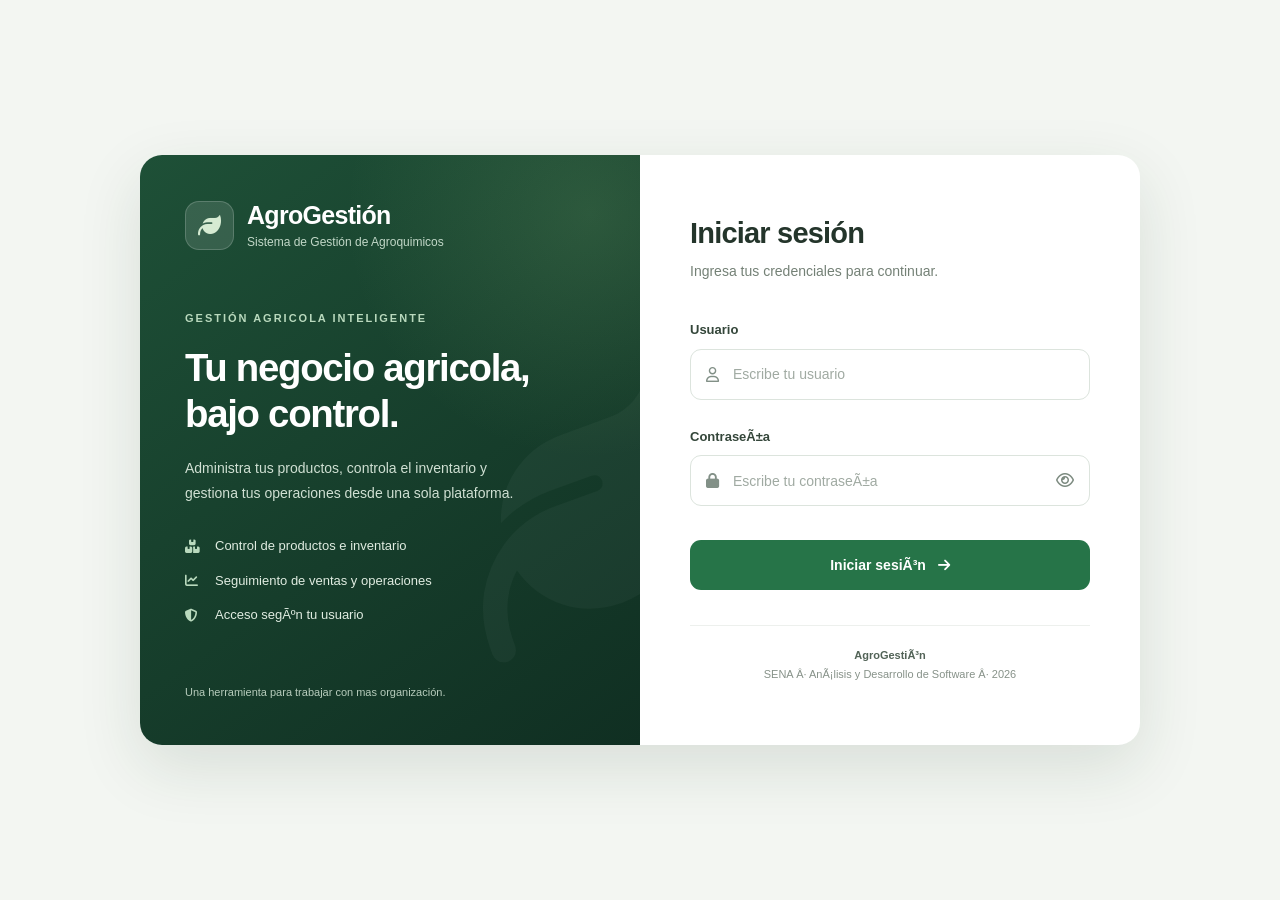
<file: index.html>
<!DOCTYPE html>
<html lang="es">

<head>
    <meta charset="UTF-8">
    <meta name="viewport" content="width=device-width, initial-scale=1.0">

    <title>AgroGestión | Panel principal</title>

    <link href="https://cdn.jsdelivr.net/npm/bootstrap@5.3.3/dist/css/bootstrap.min.css" rel="stylesheet">

    <link rel="stylesheet" href="https://cdnjs.cloudflare.com/ajax/libs/font-awesome/6.5.2/css/all.min.css">

    <link rel="stylesheet" href="css/style.css">

    <style>
        :root {
            --agro-dark: #173d2b;
            --agro-green: #287448;
            --agro-light: #eaf3eb;
            --agro-text: #26372c;
            --agro-muted: #738078;
            --agro-border: #e5ebe5;
            --agro-bg: #f6f8f5;
        }

        body {
            background: var(--agro-bg);
            color: var(--agro-text);
            font-family: "Segoe UI", Arial, sans-serif;
        }

        /* Navegación */

        .navbar-agro {
            background: var(--agro-dark) !important;
            padding: 13px 0;
            box-shadow: 0 4px 20px rgba(15, 40, 25, 0.15);
        }

        .navbar-agro .navbar-brand {
            font-size: 22px;
            letter-spacing: -0.5px;
        }

        .navbar-agro .navbar-brand i {
            color: #b7d9ae;
        }

        .navbar-agro .nav-link {
            color: #dbe8de;
            font-size: 13px;
            padding: 9px 10px !important;
            border-radius: 7px;
            transition: background 0.2s, color 0.2s;
        }

        .navbar-agro .nav-link:hover,
        .navbar-agro .nav-link.active {
            color: #fff;
            background: rgba(255, 255, 255, 0.10);
        }

        .navbar-agro .nav-link#usuarioActual {
            color: white;
        }

        #usuarioActual {
            font-weight: 600;
        }

        #cerrarSesion {
            color: #f1d7d2;
        }

        #cerrarSesion:hover {
            background: rgba(255, 255, 255, 0.12);
            color: white;
        }

        /* Portada */

        .hero-agro {
            margin-top: 66px;
            min-height: 400px;
            background:
                radial-gradient(ellipse at 90% 20%,
                    rgba(119, 169, 103, 0.30),
                    transparent 38%),
                linear-gradient(115deg, #143b29 0%, #235d3b 60%, #38754a 100%);
            position: relative;
            overflow: hidden;
            display: flex;
            align-items: center;
        }

        .hero-agro::after {
            content: "\f06c";
            font-family: "Font Awesome 6 Free";
            font-weight: 900;
            position: absolute;
            right: 7%;
            bottom: -100px;
            font-size: 380px;
            color: rgba(255, 255, 255, 0.045);
            transform: rotate(-24deg);
            pointer-events: none;
        }

        .hero-overlay {
            width: 100%;
            padding: 70px 0;
            position: relative;
            z-index: 1;
        }

        .hero-content {
            max-width: 680px;
            color: white;
        }

        .hero-small-title {
            display: inline-flex;
            align-items: center;
            gap: 9px;
            color: #d1e8cd;
            font-size: 11px;
            font-weight: 700;
            letter-spacing: 2px;
            margin-bottom: 20px;
        }

        .hero-small-title::before {
            content: "";
            width: 25px;
            height: 2px;
            background: #b7d9ae;
        }

        .hero-content h1 {
            font-size: clamp(40px, 6vw, 62px);
            font-weight: 750;
            letter-spacing: -2px;
            line-height: 1.1;
            margin-bottom: 15px;
        }

        .hero-content h2 {
            max-width: 600px;
            font-size: clamp(19px, 2.5vw, 25px);
            font-weight: 500;
            line-height: 1.5;
            color: #e0ece2;
            margin-bottom: 15px;
        }

        .hero-content p {
            max-width: 560px;
            color: #d0dfd3;
            font-size: 15px;
            line-height: 1.8;
        }

        .btn-agro {
            background: #d9ebd4;
            border: 1px solid #d9ebd4;
            color: #173d2b;
            font-size: 14px;
            font-weight: 650;
            padding: 13px 20px;
            border-radius: 9px;
        }

        .btn-agro:hover {
            background: white;
            border-color: white;
            color: #173d2b;
            transform: translateY(-1px);
        }

        .hero-content .btn-outline-light {
            font-size: 14px;
            padding: 13px 20px;
            border-radius: 9px;
        }

        /* Contenido y títulos */

        .contenido-agro {
            padding-top: 65px;
            padding-bottom: 75px;
        }

        .section-title {
            max-width: 680px;
            margin-left: auto;
            margin-right: auto;
        }

        .section-title>span {
            display: inline-block;
            color: var(--agro-green);
            background: var(--agro-light);
            padding: 7px 12px;
            border-radius: 5px;
            font-size: 10px;
            font-weight: 750;
            letter-spacing: 1.6px;
            margin-bottom: 15px;
        }

        .section-title h2 {
            color: var(--agro-dark);
            font-size: clamp(25px, 3vw, 34px);
            font-weight: 700;
            letter-spacing: -0.8px;
            margin-bottom: 12px;
        }

        .section-title p {
            color: var(--agro-muted);
            font-size: 14px;
            line-height: 1.7;
        }

        .modulos-label {
            color: #78867b;
            font-size: 11px;
            font-weight: 700;
            letter-spacing: 1.3px;
            margin-bottom: 18px;
        }

        /* Tarjetas */

        .agro-card {
            background: white;
            border: 1px solid var(--agro-border);
            border-radius: 15px;
            padding: 25px 22px;
            min-height: 235px;
            height: 100%;
            display: flex;
            flex-direction: column;
            align-items: flex-start;
            box-shadow: 0 3px 12px rgba(28, 55, 35, 0.025);
            transition: transform 0.22s ease,
                box-shadow 0.22s ease,
                border-color 0.22s ease;
        }

        .agro-card:hover {
            transform: translateY(-5px);
            border-color: #c7ddca;
            box-shadow: 0 14px 30px rgba(28, 55, 35, 0.09);
        }

        .agro-card .icon-box {
            width: 48px;
            height: 48px;
            flex-shrink: 0;
            display: flex;
            align-items: center;
            justify-content: center;
            background: var(--agro-light);
            color: var(--agro-green);
            border-radius: 12px;
            font-size: 20px;
            margin-bottom: 20px;
        }

        .agro-card h5 {
            font-size: 17px;
            font-weight: 700;
            color: var(--agro-dark);
            margin-bottom: 10px;
        }

        .agro-card p {
            font-size: 13px;
            line-height: 1.7;
            color: var(--agro-muted);
            margin-bottom: 20px;
        }

        .agro-card a {
            display: inline-flex;
            align-items: center;
            gap: 5px;
            margin-top: auto;
            color: var(--agro-green);
            text-decoration: none;
            font-size: 13px;
            font-weight: 700;
        }

        .agro-card a i {
            transition: transform 0.2s;
        }

        .agro-card a:hover {
            color: var(--agro-dark);
        }

        .agro-card a:hover i {
            transform: translateX(4px);
        }

        /* Pie de página */

        .footer-agro {
            background: #123323;
            color: #d7e4d9;
            padding: 36px 0 28px;
            margin-top: 0;
        }

        .footer-agro>.container>i {
            font-size: 23px;
            color: #b7d9ae;
        }

        .footer-agro h5 {
            color: white;
            font-weight: 700;
            margin-bottom: 7px;
        }

        .footer-agro p {
            color: #c4d5c8;
            font-size: 13px;
            margin-bottom: 12px;
        }

        .footer-agro small {
            color: #a8bead;
            font-size: 11px;
        }

        /* Accesibilidad y pantallas pequeñas */

        a:focus-visible,
        button:focus-visible {
            outline: 3px solid #9acba4;
            outline-offset: 3px;
        }

        @media (max-width: 991.98px) {
            .navbar-agro .navbar-nav {
                padding-top: 12px;
            }

            .navbar-agro .nav-link {
                padding: 10px 12px !important;
            }

            .hero-agro {
                margin-top: 60px;
            }

            .hero-agro::after {
                right: -100px;
                font-size: 280px;
            }
        }

        @media (max-width: 575.98px) {
            .hero-overlay {
                padding: 55px 0;
            }

            .hero-content h1 {
                letter-spacing: -1px;
            }

            .hero-content p {
                font-size: 14px;
            }

            .hero-content .btn {
                width: 100%;
                margin: 0 0 10px !important;
            }

            .contenido-agro {
                padding-top: 45px;
                padding-bottom: 50px;
            }

            .agro-card {
                min-height: 215px;
            }
        }

        @media (prefers-reduced-motion: reduce) {

            *,
            *::before,
            *::after {
                transition: none !important;
                scroll-behavior: auto !important;
            }
        }
    </style>
</head>

<body>

    <!-- MENÚ PRINCIPAL -->

    <nav class="navbar navbar-expand-lg navbar-dark navbar-agro fixed-top">
        <div class="container">

            <a class="navbar-brand fw-bold" href="index.html">
                <i class="fa-solid fa-leaf me-2"></i>AgroGestión
            </a>

            <button class="navbar-toggler" type="button" data-bs-toggle="collapse" data-bs-target="#menu"
                aria-controls="menu" aria-expanded="false" aria-label="Abrir menú de navegación">
                <span class="navbar-toggler-icon"></span>
            </button>

            <div class="collapse navbar-collapse" id="menu">
                <ul class="navbar-nav ms-auto align-items-lg-center">

                    <li class="nav-item">
                        <a class="nav-link active" aria-current="page" href="index.html">Inicio</a>
                    </li>

                    <li class="nav-item">
                        <a class="nav-link" href="pages/productos.html">Productos</a>
                    </li>

                    <li class="nav-item">
                        <a class="nav-link" href="pages/inventario.html">Inventario</a>
                    </li>

                    <li class="nav-item">
                        <a class="nav-link" href="pages/ventas.html">Ventas</a>
                    </li>

                    <li class="nav-item">
                        <a class="nav-link" href="pages/clientes.html">Clientes</a>
                    </li>

                    <li class="nav-item">
                        <a id="menuProveedores" class="nav-link" href="pages/proveedores.html">Proveedores</a>
                    </li>

                    <li class="nav-item">
                        <a class="nav-link" href="pages/lotes.html">Lotes</a>
                    </li>

                    <li class="nav-item">
                        <a id="menuCaja" class="nav-link" href="pages/caja.html">Caja</a>
                    </li>

                    <li class="nav-item">
                        <a id="menuReportes" class="nav-link" href="pages/reportes.html">Reportes</a>
                    </li>

                    <li class="nav-item ms-lg-2">
                        <span class="nav-link">
                            <i class="fa-solid fa-circle-user me-1"></i>
                            <span id="usuarioActual"></span>
                        </span>
                    </li>

                    <li class="nav-item">
                        <a href="#" id="cerrarSesion" class="nav-link">
                            <i class="fa-solid fa-right-from-bracket me-1"></i>
                            Salir
                        </a>
                    </li>

                </ul>
            </div>
        </div>
    </nav>

    <!-- PORTADA -->

    <section class="hero-agro">
        <div class="hero-overlay">
            <div class="container">
                <div class="hero-content">

                    <span class="hero-small-title">
                        SISTEMA DE GESTIÓN
                    </span>

                    <h1>AgroGestión</h1>

                    <h2>
                        Gestión inteligente para tu negocio agroquímico
                    </h2>

                    <p>
                        Administra productos, controla existencias,
                        registra ventas y organiza las operaciones
                        de tu negocio desde una sola plataforma.
                    </p>

                    <div class="mt-4">
                        <a href="pages/ventas.html" class="btn btn-agro btn-lg me-2">
                            <i class="fa-solid fa-cart-shopping me-2"></i>
                            Ir a ventas
                        </a>

                        <a href="pages/inventario.html" class="btn btn-outline-light btn-lg">
                            <i class="fa-solid fa-boxes-stacked me-2"></i>
                            Ver inventario
                        </a>
                    </div>

                </div>
            </div>
        </div>
    </section>

    <!-- MÓDULOS DEL SISTEMA -->

    <main class="container contenido-agro">

        <div class="section-title text-center mb-5">
            <span>PLATAFORMA DE ADMINISTRACIÓN</span>

            <h2>Todo tu negocio, organizado</h2>

            <p>
                Selecciona un módulo para consultar y gestionar
                las operaciones de AgroGestión.
            </p>
        </div>

        <div class="modulos-label">
            <i class="fa-solid fa-grip me-2"></i>
            MÓDULOS DISPONIBLES
        </div>

        <div class="row g-4">

            <!-- VENTAS -->

            <div class="col-md-6 col-lg-3">
                <div class="agro-card">
                    <div class="icon-box">
                        <i class="fa-solid fa-cart-shopping"></i>
                    </div>
                    <h5>Ventas</h5>
                    <p>Registra operaciones y consulta las ventas realizadas.</p>
                    <a href="pages/ventas.html">
                        Ir a ventas <i class="fa-solid fa-arrow-right"></i>
                    </a>
                </div>
            </div>

            <!-- PRODUCTOS -->

            <div class="col-md-6 col-lg-3">
                <div class="agro-card">
                    <div class="icon-box">
                        <i class="fa-solid fa-flask"></i>
                    </div>
                    <h5>Productos</h5>
                    <p>Administra el catálogo de productos agroquímicos.</p>
                    <a href="pages/productos.html">
                        Ver productos <i class="fa-solid fa-arrow-right"></i>
                    </a>
                </div>
            </div>

            <!-- INVENTARIO -->

            <div class="col-md-6 col-lg-3">
                <div class="agro-card">
                    <div class="icon-box">
                        <i class="fa-solid fa-boxes-stacked"></i>
                    </div>
                    <h5>Inventario</h5>
                    <p>Consulta existencias y movimientos de productos.</p>
                    <a href="pages/inventario.html">
                        Ver inventario <i class="fa-solid fa-arrow-right"></i>
                    </a>
                </div>
            </div>

            <!-- CLIENTES -->

            <div class="col-md-6 col-lg-3">
                <div class="agro-card">
                    <div class="icon-box">
                        <i class="fa-solid fa-users"></i>
                    </div>
                    <h5>Clientes</h5>
                    <p>Registra y administra la información de tus clientes.</p>
                    <a href="pages/clientes.html">
                        Ver clientes <i class="fa-solid fa-arrow-right"></i>
                    </a>
                </div>
            </div>

            <!-- PROVEEDORES -->

            <div id="tarjetaProveedores" class="col-md-6 col-lg-3">
                <div class="agro-card">
                    <div class="icon-box">
                        <i class="fa-solid fa-truck"></i>
                    </div>
                    <h5>Proveedores</h5>
                    <p>Organiza la información de proveedores y abastecimiento.</p>
                    <a href="pages/proveedores.html">
                        Ver proveedores <i class="fa-solid fa-arrow-right"></i>
                    </a>
                </div>
            </div>

            <!-- LOTES -->

            <div class="col-md-6 col-lg-3">
                <div class="agro-card">
                    <div class="icon-box">
                        <i class="fa-solid fa-barcode"></i>
                    </div>
                    <h5>Lotes</h5>
                    <p>Controla los lotes y sus fechas de vencimiento.</p>
                    <a href="pages/lotes.html">
                        Ver lotes <i class="fa-solid fa-arrow-right"></i>
                    </a>
                </div>
            </div>

            <!-- CAJA -->

            <div id="tarjetaCaja" class="col-md-6 col-lg-3">
                <div class="agro-card">
                    <div class="icon-box">
                        <i class="fa-solid fa-cash-register"></i>
                    </div>
                    <h5>Caja</h5>
                    <p>Controla ingresos, egresos y movimientos de caja.</p>
                    <a href="pages/caja.html">
                        Ver caja <i class="fa-solid fa-arrow-right"></i>
                    </a>
                </div>
            </div>

            <!-- REPORTES -->

            <div id="tarjetaReportes" class="col-md-6 col-lg-3">
                <div class="agro-card">
                    <div class="icon-box">
                        <i class="fa-solid fa-chart-column"></i>
                    </div>
                    <h5>Reportes</h5>
                    <p>Consulta indicadores e información del negocio.</p>
                    <a href="pages/reportes.html">
                        Ver reportes <i class="fa-solid fa-arrow-right"></i>
                    </a>
                </div>
            </div>

        </div>
    </main>

    <!-- PIE DE PÁGINA -->

    <footer class="footer-agro">
        <div class="container text-center">
            <i class="fa-solid fa-leaf mb-2"></i>
            <h5>AgroGestión</h5>
            <p>Sistema de Gestión de Agroquímicos</p>
            <small>SENA - Análisis y Desarrollo de Software - 2026</small>
        </div>
    </footer>

    <!-- SCRIPTS EXISTENTES -->

    <script src="https://cdn.jsdelivr.net/npm/bootstrap@5.3.3/dist/js/bootstrap.bundle.min.js"></script>
    <script src="js/app.js"></script>
    <script src="js/sesion-index.js"></script>
    <script src="js/permisos-index.js"></script>

</body>

</html>
</file>
<file: css/style.css>
/* =================================
    CONFIGURACIÓN GENERAL
================================= */

body {
    margin: 0;
    font-family: Arial, sans-serif;
    background: #f4f7f3;
    color: #263326;
}


/* =================================
MENÚ
================================= */

.navbar-agro {
    background: rgba(25, 70, 35, 0.95);
    backdrop-filter: blur(8px);
    box-shadow: 0 2px 15px rgba(0, 0, 0, 0.15);
}

.navbar-agro .navbar-brand {
    font-size: 1.4rem;
}

.navbar-agro .nav-link {
    color: white;
    margin-left: 8px;
    transition: 0.3s;
}

.navbar-agro .nav-link:hover {
    color: #c7e8b0;
}


/* =================================
PORTADA
================================= */

.hero-agro {

    min-height: 620px;

    background-image:
        linear-gradient(
            rgba(15, 55, 25, 0.72),
            rgba(15, 55, 25, 0.72)
        ),
        url("https://images.unsplash.com/photo-1501004318641-b39e6451bec6?auto=format&fit=crop&w=1800&q=80");

    background-size: cover;
    background-position: center;

    display: flex;
    align-items: center;

    margin-top: 56px;
}


.hero-overlay {
    width: 100%;
}


.hero-content {
    max-width: 750px;
    color: white;
    padding: 80px 0;
}


.hero-small-title {

    display: inline-block;

    font-size: 0.85rem;

    letter-spacing: 3px;

    font-weight: bold;

    margin-bottom: 15px;
}


.hero-content h1 {

    font-size: 4.5rem;

    font-weight: bold;

    margin-bottom: 10px;
}


.hero-content h2 {

    font-size: 2rem;

    font-weight: normal;

    margin-bottom: 20px;
}


.hero-content p {

    font-size: 1.2rem;

    max-width: 650px;

    line-height: 1.7;
}


/* =================================
BOTONES
================================= */

.btn-agro {

    background: #78a83b;

    color: white;

    border: none;

    padding: 12px 25px;

    font-weight: bold;

}


.btn-agro:hover {

    background: #638d30;

    color: white;

}


/* =================================
TÍTULO DE SECCIÓN
================================= */

.section-title span {

    color: #6d9638;

    font-size: 0.8rem;

    font-weight: bold;

    letter-spacing: 2px;
}


.section-title h2 {

    font-size: 2.2rem;

    font-weight: bold;

    margin-top: 8px;
}


.section-title p {

    color: #687268;

}


/* =================================
TARJETAS
================================= */

.agro-card {

    background: white;

    border-radius: 15px;

    padding: 28px;

    height: 100%;

    border: 1px solid #e2e8df;

    box-shadow:
        0 5px 20px rgba(0, 0, 0, 0.06);

    transition: all 0.3s ease;
}


.agro-card:hover {

    transform: translateY(-7px);

    box-shadow:
        0 12px 30px rgba(0, 0, 0, 0.12);
}


.icon-box {

    width: 55px;

    height: 55px;

    border-radius: 12px;

    background: #e8f1df;

    color: #4f7d2d;

    display: flex;

    align-items: center;

    justify-content: center;

    font-size: 1.4rem;

    margin-bottom: 20px;
}


.agro-card h5 {

    font-size: 1.2rem;

    font-weight: bold;

    margin-bottom: 12px;
}


.agro-card p {

    color: #687268;

    line-height: 1.6;

    min-height: 75px;
}


.agro-card a {

    text-decoration: none;

    color: #4f7d2d;

    font-weight: bold;
}


.agro-card a:hover {

    color: #31551c;
}


/* =================================
PIE DE PÁGINA
================================= */

.footer-agro {

    background: #193d22;

    color: white;

    padding: 40px 0;

    margin-top: 40px;
}


.footer-agro i {

    font-size: 1.5rem;
}


.footer-agro h5 {

    margin-top: 5px;

    font-weight: bold;
}


.footer-agro p {

    margin-bottom: 5px;

    color: #d2dfd3;
}


.footer-agro small {

    color: #aebdb0;
}


/* =================================
RESPONSIVE
================================= */

@media (max-width: 768px) {

    .hero-content {

        padding: 60px 20px;

        text-align: center;
    }


    .hero-content h1 {

        font-size: 3rem;
    }


    .hero-content h2 {

        font-size: 1.5rem;
    }


    .hero-content p {

        font-size: 1rem;
    }

}


/* =================================
   PÁGINA PRODUCTOS
================================= */

.pagina-agro {
    background: #f4f7f3;
}


/* =================================
   ENCABEZADO PRODUCTOS
================================= */

.productos-header {

    margin-top: 56px;

    background:
        linear-gradient(
            120deg,
            #193d22,
            #356331
        );

    color: white;

    padding: 55px 0;

}


.productos-header-content {

    display: flex;

    align-items: center;

    justify-content: space-between;

}


.productos-label {

    font-size: 0.75rem;

    letter-spacing: 3px;

    font-weight: bold;

    color: #c5dcae;
}


.productos-header h1 {

    font-size: 2.8rem;

    font-weight: bold;

    margin-top: 8px;

    margin-bottom: 10px;

}


.productos-header p {

    margin: 0;

    color: #d9e5d8;

    font-size: 1.05rem;

}


.productos-header-icon {

    width: 100px;

    height: 100px;

    border-radius: 50%;

    background: rgba(255,255,255,0.12);

    display: flex;

    align-items: center;

    justify-content: center;

    font-size: 2.8rem;

}


/* =================================
   TARJETAS DE RESUMEN
================================= */

.producto-resumen {

    background: white;

    border: 1px solid #e1e8de;

    border-radius: 14px;

    padding: 22px;

    display: flex;

    align-items: center;

    gap: 18px;

    height: 100%;

    box-shadow:
        0 5px 18px rgba(0,0,0,0.05);

    transition: 0.3s;

}


.producto-resumen:hover {

    transform: translateY(-4px);

    box-shadow:
        0 10px 25px rgba(0,0,0,0.09);

}


.resumen-icon {

    min-width: 55px;

    width: 55px;

    height: 55px;

    border-radius: 12px;

    background: #e8f1df;

    color: #4f7d2d;

    display: flex;

    align-items: center;

    justify-content: center;

    font-size: 1.4rem;

}


.producto-resumen small {

    font-size: 0.7rem;

    font-weight: bold;

    letter-spacing: 1px;

    color: #78906c;

}


.producto-resumen h4 {

    margin: 2px 0;

    font-weight: bold;

}


.producto-resumen p {

    margin: 0;

    color: #7a8479;

    font-size: 0.9rem;

}


/* =================================
   PANELES
================================= */

.agro-panel {

    background: white;

    border-radius: 15px;

    border: 1px solid #e1e8de;

    overflow: hidden;

    box-shadow:
        0 5px 20px rgba(0,0,0,0.06);

}


.agro-panel-header {

    padding: 25px 30px;

    background: #fbfcfa;

    border-bottom: 1px solid #e4e9e1;

    display: flex;

    align-items: center;

    justify-content: space-between;

}


.agro-panel-header span {

    font-size: 0.7rem;

    letter-spacing: 2px;

    font-weight: bold;

    color: #71915d;

}


.agro-panel-header h3 {

    margin: 4px 0 0;

    font-size: 1.35rem;

    font-weight: bold;

}


.agro-panel-body {

    padding: 30px;

}


/* =================================
   FORMULARIO
================================= */

.form-label {

    font-weight: 600;

    color: #354235;

    margin-bottom: 8px;

}


.form-control,
.form-select {

    border: 1px solid #dce4d8;

    border-radius: 9px;

    padding: 11px 13px;

}


.form-control:focus,
.form-select:focus {

    border-color: #78a83b;

    box-shadow:
        0 0 0 3px rgba(120,168,59,0.12);

}


.input-icon {

    position: relative;

}


.input-icon i {

    position: absolute;

    left: 13px;

    top: 50%;

    transform: translateY(-50%);

    color: #78906c;

    z-index: 2;

}


.input-icon .form-control {

    padding-left: 40px;

}


.form-actions {

    border-top: 1px solid #edf0eb;

    padding-top: 20px;

}


.btn-agro {

    background: #5d8d32;

    border: none;

    color: white;

    padding: 11px 22px;

    border-radius: 8px;

    font-weight: bold;

}


.btn-agro:hover {

    background: #4b7528;

    color: white;

}


/* =================================
   TABLA
================================= */

.tabla-productos {

    margin-bottom: 0;

}


.tabla-productos thead {

    background: #edf4e8;

}


.tabla-productos thead th {

    color: #3d5c35;

    font-size: 0.82rem;

    font-weight: bold;

    white-space: nowrap;

    border-bottom: 2px solid #dce8d6;

}


.tabla-productos tbody td {

    padding: 15px 10px;

    border-color: #edf0eb;

    font-size: 0.9rem;

}


.tabla-productos tbody tr {

    transition: 0.2s;

}


.tabla-productos tbody tr:hover {

    background: #f7faf5;

}


/* =================================
   BUSCADOR
================================= */

.buscador-productos {

    position: relative;

    width: 250px;

}


.buscador-productos i {

    position: absolute;

    left: 13px;

    top: 50%;

    transform: translateY(-50%);

    color: #80907c;

}


.buscador-productos input {

    width: 100%;

    border: 1px solid #dce4d8;

    border-radius: 8px;

    padding: 9px 12px 9px 38px;

    outline: none;

}


.buscador-productos input:focus {

    border-color: #78a83b;

    box-shadow:
        0 0 0 3px rgba(120,168,59,0.10);

}


/* =================================
   RESPONSIVE
================================= */

@media (max-width: 768px) {

    .productos-header-content {

        text-align: center;

        justify-content: center;

    }


    .productos-header-icon {

        display: none;

    }


    .productos-header h1 {

        font-size: 2.2rem;

    }


    .agro-panel-header {

        display: block;

    }


    .buscador-productos {

        width: 100%;

        margin-top: 20px;

    }


    .agro-panel-body {

        padding: 20px;

    }

}

/* =================================
   PRODUCTOS - TABLA Y ESTADOS
================================= */

.codigo-producto {
    font-family: monospace;
    background: #f0f4ed;
    color: #4f713e;
    padding: 5px 8px;
    border-radius: 6px;
    font-size: 0.8rem;
}


.nombre-producto {
    display: flex;
    align-items: center;
    gap: 10px;
}


.producto-mini-icon {
    width: 35px;
    height: 35px;

    display: flex;
    align-items: center;
    justify-content: center;

    border-radius: 8px;

    background: #e8f1df;
    color: #5d8d32;
}


.categoria-producto {
    background: #f2f5f0;
    color: #52664d;

    padding: 5px 9px;

    border-radius: 20px;

    font-size: 0.75rem;
}


.precio-producto {
    color: #426b2a;
}


.stock-numero {
    display: flex;
    flex-direction: column;
    gap: 4px;
}


.stock-numero strong {
    font-size: 1rem;
}


.stock-badge {
    width: fit-content;

    padding: 3px 7px;

    border-radius: 20px;

    font-size: 0.65rem;

    font-weight: bold;
}


.stock-normal {
    background: #e5f3e3;
    color: #397239;
}


.stock-bajo {
    background: #fff3cd;
    color: #876b00;
}


.stock-agotado {
    background: #f8d7da;
    color: #9b2933;
}


.estado-producto {
    font-size: 0.75rem;
    font-weight: bold;
}


.estado-producto i {
    font-size: 0.45rem;
    vertical-align: middle;
    margin-right: 4px;
}


.estado-activo {
    color: #438143;
}


.estado-inactivo {
    color: #888;
}


.acciones-producto {
    display: flex;
    gap: 6px;
}


.btn-accion {

    width: 34px;
    height: 34px;

    border: none;

    border-radius: 7px;

    display: flex;
    align-items: center;
    justify-content: center;

    transition: 0.2s;

}


.btn-editar {

    background: #edf2e9;

    color: #527b39;

}


.btn-editar:hover {

    background: #dbe8d3;

}


.btn-eliminar {

    background: #f9e6e7;

    color: #a33b42;

}


.btn-eliminar:hover {

    background: #f3d1d3;

}


/* =================================
   TABLA VACÍA
================================= */

.producto-vacio {

    padding: 30px;

    color: #7a8479;

}


.producto-vacio i {

    font-size: 3rem;

    color: #a4b39d;

    margin-bottom: 15px;

}


.producto-vacio h5 {

    color: #4a5847;

}


.producto-vacio p {

    margin: 0;

}


/* =================================
   MEJORAS EN CELULAR
================================= */

@media (max-width: 768px) {

    .tabla-productos {

        min-width: 950px;

    }

}
</file>
